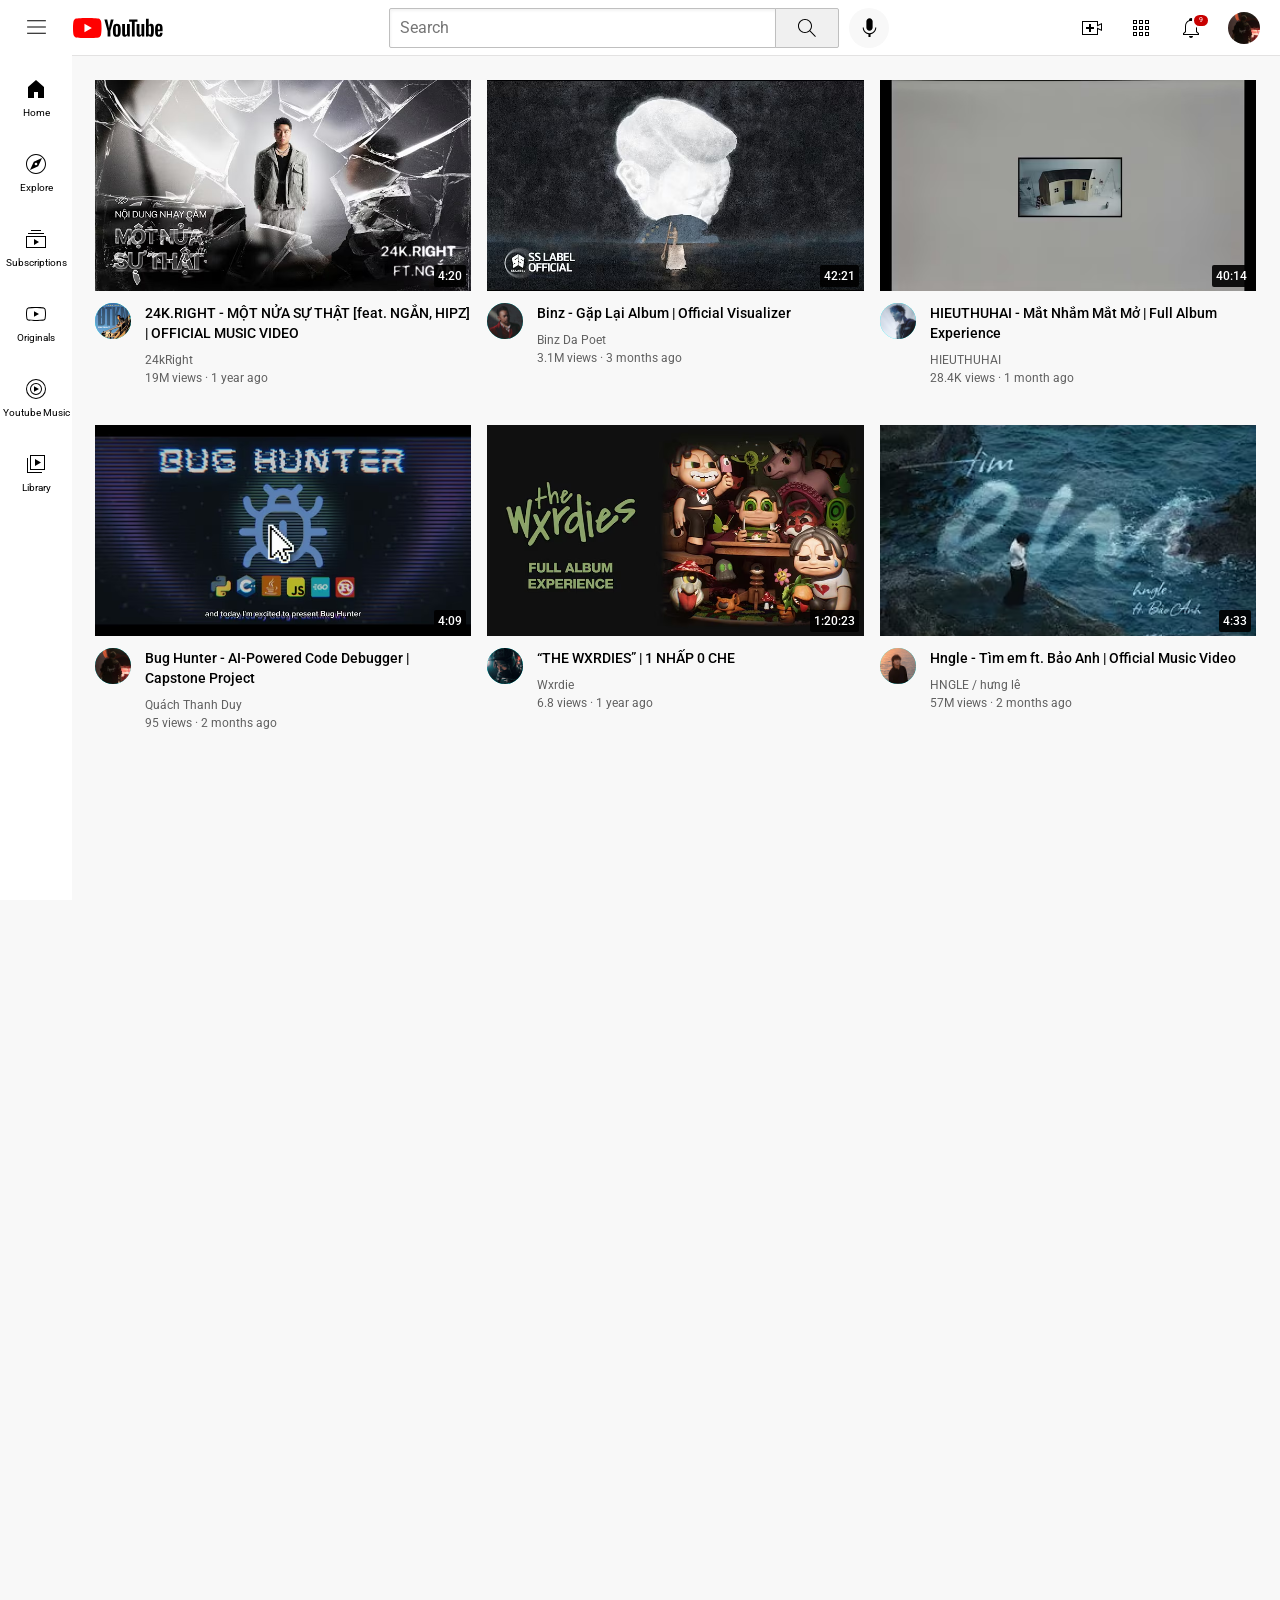
<file: youtube-clone/index.html>
<!DOCTYPE html>
<html>
    <head>
        <title>Youtube.com Clone</title>
        <link href="https://fonts.googleapis.com/css2?family=Roboto:ital,wght@0,100..900;1,100..900&display=swap" rel="stylesheet">
        <link href="styles/video.css" rel="stylesheet">
        <link href="styles/header.css" rel="stylesheet">
        <link href="styles/general.css" rel="stylesheet">
        <link href="styles/sidebar.css" rel="stylesheet">

    </head>

    <body>
        <div class="header"> 
            <div class="left-section"> 
                <img class="hamburger-menu" src="icons/menu.svg">
                <img class="youtube-logo" src="icons/youtube-logo.svg">
            </div>
            <div class="middle-section">
                <input class="search-bar" type="text" placeholder="Search">
                <button class="search-btn">
                    <img class="search-icon" src="icons/search.svg">
                    <div class="tooltip">Search</div>
                </button>
                <button class="voice-btn">
                    <img class="voice-icon"  src="icons/voice-search-icon.svg">
                    <div class="tooltip">Search with your voice</div>
                </button>
            </div>
            <div class="right-section">
                <div class="upload-icon-container">
                    <img class="upload-icon" src="icons/upload.svg">
                    <div class="tooltip">Create</div>
                </div>
                <div class="youtube-apps-icon-container">
                    <img class="youtube-apps-icon" src="icons/youtube-apps.svg">
                    <div class="tooltip">Youtube apps</div>   
                </div>
                <div class="notifications-icon-container">
                    <img class="notifications-icon" src="icons/notifications.svg">
                    <div class="notifications-count">9</div>
                    <div class="tooltip">Notifications</div>
                </div>
                <img class="my-channel" src="channel-pics/duyquach.jpg">

            </div>

        </div>
        
        <div class="side-bar">
            <div class="sidebar-link">
                <img src="icons/home.svg">
                <div>Home</div>
            </div>
            <div class="sidebar-link">
                <img src="icons/explore.svg">
                <div>Explore</div>
            </div>
            <div class="sidebar-link">
                <img src="icons/subscriptions.svg">
                <div>Subscriptions</div>
            </div>
            <div class="sidebar-link">
                <img src="icons/originals.svg">
                <div>Originals</div>
            </div>
            <div class="sidebar-link">
                <img src="icons/youtube-music.svg">
                <div>Youtube Music</div>
            </div>
            <div class="sidebar-link">
                <img src="icons/library.svg">
                <div>Library</div>
            </div>
        </div>

        <div class="video-grid">
            <div class="video-preview">
                <div class="thumbnail-row">
                    <a href="https://youtu.be/xnIIoan7ft8?si=sKYoCPN2ThzWOOlq">
                        <img class="thumbnail" src="thumbnails/thumbnail-1.jpeg">
                    </a>
                    <div class="video-time">4:20</div>
                </div>
                <div class="video-info-grid">
                    <div class="channel-pic">
                        <a href="https://www.youtube.com/channel/UCKMcwglSCCYardHgZHdDmiw">
                            <img class="profile-pic" src="channel-pics/24k.jpg">
                        </a>
                        <div class="channel-info">
                            <div>
                                <img class="profile-pic" src="channel-pics/24k.jpg">
                            </div>
                            <div>
                                <div class="channel-name">
                                    24kRight
                                </div>
                                <div class="channel-subcribers">
                                    189K subcribers
                                </div>
                            </div>
                            
                        </div>
                    </div>
                    <div class="video-info">
                        <a href="https://youtu.be/xnIIoan7ft8?si=sKYoCPN2ThzWOOlq">
                            <p class="video-title">
                                24K.RIGHT - MỘT NỬA SỰ THẬT [feat. NGẮN, HIPZ] | OFFICIAL MUSIC VIDEO
                            </p>
                        </a>
                        <a href="https://www.youtube.com/channel/UCKMcwglSCCYardHgZHdDmiw">
                            <p class="video-author">
                                24kRight
                            </p>
                        </a>
                        <div class="channel-info">
                            <div>
                                <img class="profile-pic" src="channel-pics/binz.jpg">
                            </div>
                            <div>
                                <div class="channel-name">
                                    Binz Da Poet
                                </div>
                                <div class="channel-subcribers">
                                    1.91M subcribers
                                </div>
                            </div>
                            
                        </div>
                        <p class="video-stats">
                            19M views &#183; 1 year ago
                        </p>
                    </div>
                </div>
            </div>

            <div class="video-preview">
                <div class="thumbnail-row">
                    <a href="https://youtu.be/xubKh9u0uDY?si=icDkhhdU70mWSC0N">
                        <img class="thumbnail" src="thumbnails/binz-thumbnail.avif">
                    </a> 
                    <div class="video-time">42:21</div>
                </div>
                <div class="video-info-grid">
                    <div class="channel-pic">
                        <a href="https://www.youtube.com/channel/UC0IpGYsi1KVorZ7QVCHfdag">
                            <img class="profile-pic" src="channel-pics/binz.jpg">
                        </a>
                        <div class="channel-info">
                            <div>
                                <img class="profile-pic" src="channel-pics/binz.jpg">
                            </div>
                            <div>
                                <div class="channel-name">
                                    Binz Da Poet
                                </div>
                                <div class="channel-subcribers">
                                    1.91M subcribers
                                </div>
                            </div>
                        </div>
                    </div>
                    <div class="video-info">
                        <a href="https://youtu.be/xubKh9u0uDY?si=icDkhhdU70mWSC0N">
                            <p class="video-title">
                                Binz - Gặp Lại Album | Official Visualizer 
                            </p>
                        </a>
                        <a href="https://www.youtube.com/channel/UC0IpGYsi1KVorZ7QVCHfdag">
                            <p class="video-author">
                                Binz Da Poet
                            </p>
                        </a>
                        <p class="video-stats">
                            3.1M views &#183; 3 months ago
                        </p>
                    </div>
                </div>
            </div>
            
            <div class="video-preview">
                <div class="thumbnail-row">
                    <a href="https://youtu.be/zBYUW6kDTAw?si=uxsSzAZlXhg-PpHL">
                        <img class="thumbnail" src="thumbnails/hth.avif">
                    </a>
                    <div class="video-time">40:14</div>
                </div>
                <div class="video-info-grid">
                    <div class="channel-pic">
                        <a href="https://www.youtube.com/channel/UCe8b9jSSD-bNabF4hkNN5PQ">
                            <img class="profile-pic" src="channel-pics/hth.jpg">
                        </a>
                        <div class="channel-info">
                            <div>
                                <img class="profile-pic" src="channel-pics/hth.jpg">
                            </div>
                            <div>
                                <div class="channel-name">
                                    HIEUTHUHAI
                                </div>
                                <div class="channel-subcribers">
                                    1.42M subcribers
                                </div>
                            </div>
                        </div>
                    </div>
                    <div class="video-info">
                        <a href="https://youtu.be/zBYUW6kDTAw?si=uxsSzAZlXhg-PpHL">
                            <p class="video-title">
                                HIEUTHUHAI - Mắt Nhắm Mắt Mở | Full Album Experience
                            </p>
                        </a>
                        <a href="https://www.youtube.com/channel/UCe8b9jSSD-bNabF4hkNN5PQ">
                            <p class="video-author">
                                HIEUTHUHAI
                            </p>
                        </a>
                        <p class="video-stats">
                            28.4K views &#183; 1 month ago
                        </p>
                    </div>
                </div>
            </div>

            <div class="video-preview">
                <div class="thumbnail-row">
                    <a href="https://youtu.be/hKzLnQa18-Q?si=DA8YGGoqxpWKhvY6">
                        <img class="thumbnail" src="thumbnails/bughunter.avif">
                    </a>
                    <div class="video-time">4:09</div>
                </div>
                <div class="video-info-grid">
                    <div class="channel-pic">
                        <a href="https://www.youtube.com/@08-quachthanhduy30">
                            <img class="profile-pic" src="channel-pics/duyquach.jpg">
                        </a>
                        <div class="channel-info">
                            <div>
                                <img class="profile-pic" src="channel-pics/duyquach.jpg">
                            </div>
                            <div>
                                <div class="channel-name">
                                    Quách Thanh Duy
                                </div>
                                <div class="channel-subcribers">
                                    5 subcribers
                                </div>
                            </div>
                        </div>
                    </div>
                    <div class="video-info">
                        <a href="https://youtu.be/hKzLnQa18-Q?si=DA8YGGoqxpWKhvY6">
                            <p class="video-title">
                                Bug Hunter - AI-Powered Code Debugger | Capstone Project
                            </p>
                        </a>
                        <a href="https://www.youtube.com/@08-quachthanhduy30">
                            <p class="video-author">
                                Quách Thanh Duy
                            </p>
                        </a>
                        <p class="video-stats">
                            95 views &#183; 2 months ago
                        </p>
                    </div>
                </div>
            </div>

            <div class="video-preview">
                <div class="thumbnail-row">
                    <a href="https://youtu.be/eW4AM1539-g?si=_lhxVIBlkzF_ppIJ">
                        <img class="thumbnail" src="thumbnails/wxrdie.avif">
                    </a>
                    <div class="video-time">1:20:23</div>
                </div>
                <div class="video-info-grid">
                    <div class="channel-pic">
                        <a href="https://www.youtube.com/channel/UCAhfSPCb_HzvHSI54YCZ6GA">
                            <img class="profile-pic" src="channel-pics/wxrdie.jpg">
                        </a>
                        <div class="channel-info">
                            <div>
                                <img class="profile-pic" src="channel-pics/wxrdie.jpg">
                            </div>
                            <div>
                                <div class="channel-name">
                                    Wxrdie
                                </div>
                                <div class="channel-subcribers">
                                    3.39K subcribers
                                </div>
                            </div>
                        </div>
                    </div>
                    <div class="video-info">
                        <a href="https://youtu.be/eW4AM1539-g?si=_lhxVIBlkzF_ppIJ">
                            <p class="video-title">                        
                                “THE WXRDIES” | 1 NHẤP 0 CHE
                            </p>
                        </a>
                        <a href="https://www.youtube.com/channel/UCAhfSPCb_HzvHSI54YCZ6GA">
                            <p class="video-author">
                                Wxrdie
                            </p>
                        </a>
                        <p class="video-stats">
                            6.8 views &#183; 1 year ago
                        </p>
                    </div>
                </div>
            </div>

            <div class="video-preview">
                <div class="thumbnail-row">
                    <a href="https://youtu.be/gJAbDSse5WM?si=MsaddFGcVZ45rvFx">
                        <img class="thumbnail" src="thumbnails/timem.avif">
                    </a>
                    <div class="video-time">4:33</div>
                </div>
                <div class="video-info-grid">
                    <div class="channel-pic">
                        <a href="https://www.youtube.com/channel/UCo8FtF_AhCOZ0feQOt6_NQQ">
                            <img class="profile-pic" src="channel-pics/hngle.jpg">
                        </a>
                        <div class="channel-info">
                            <div>
                                <img class="profile-pic" src="channel-pics/hngle.jpg">
                            </div>
                            <div>
                                <div class="channel-name">
                                    HNGLE / hưng lê
                                </div>
                                <div class="channel-subcribers">
                                    1.34K subcribers
                                </div>
                            </div>
                        </div>
                    </div>
                    
                    <div class="video-info">
                        <a href="https://youtu.be/gJAbDSse5WM?si=MsaddFGcVZ45rvFx">
                            <p class="video-title">
                                Hngle - Tìm em ft. Bảo Anh | Official Music Video 
                            </p>
                        </a>
                        <a href="https://www.youtube.com/channel/UCo8FtF_AhCOZ0feQOt6_NQQ">
                            <p class="video-author">
                                HNGLE / hưng lê
                            </p>
                        </a>
                        <p class="video-stats">
                            57M views &#183; 2 months ago
                        </p>
                    </div>
                </div>
            </div>
        </div>
    </body>
</html>
</file>
<file: youtube-clone/styles/video.css>
.thumbnail{
  width: 100%; 
}
.video-title{
  margin-top:0;
  font-size:14px;
  font-weight: 500;
  line-height: 20px; 
  margin-bottom: 10px;
  color: black;
}
.video-info-grid{
  display: grid;
  grid-template-columns: 50px 1fr;
}
.profile-pic{
  width: 36px;
  border-radius: 35px;
}
.thumbnail-row{
  margin-bottom: 8px;
  position:relative;
}
.video-author, .video-stats{
  font-size: 12px;
  color:rgb(96,96,96);
}
.video-author{
  margin-bottom:4px;
}
.video-grid{
  display: grid;
  grid-template-columns: 1fr 1fr 1fr;
  column-gap: 16px;
  row-gap: 40px;
}    
.video-time{ 
  background-color: rgba(0,0,0,0.9);
  color:white;
  position:absolute;
  bottom:8px;
  right:5px;
  font-family: Roboto, Arial;
  font-size:12px;
  font-weight: 500;
  padding: 4px 4px 4px 4px;
  border-radius: 2px;
}        
.video-author,
.video-title,
.thumbnail,
.profile-pic{
  cursor: pointer;
}
.channel-pic{
  position:relative;
  background-color: aqua;
  height:36px;
  width: 36px;
  border-radius: 18px;
  transition: opacity 0.15s;
}
.channel-info{
  background-color: white;;
  position:absolute;
  padding:12px 30px 12px 12px;
  bottom:-100px;
  z-index: 50;
  display: flex;
  align-items: center;
  width: 260px;
  border-radius: 10px;
  box-shadow: 0px 0px 9.5px rgba(0,0,0,0.2);
  opacity: 0;
  pointer-events: none;
}
.channel-info .profile-pic{
  width: 60px;
  margin-right: 15px;
}
.channel-info .channel-name{
  font-family: Roboto, Arial;
  font-weight: 600;
  font-size: 20px;
}
.channel-info .channel-subcribers{
  font-family: Roboto, Arial;
  font-size: 15px;
  color:rgb(168, 164, 164);
}
.channel-pic:hover .channel-info{
  opacity: 1;
}
</file>
<file: youtube-clone/styles/header.css>
.header{
  height:55px;
  display: flex;
  flex-direction: row;
  justify-content: space-between;
  position: fixed;
  top:0;
  left:0;
  right:0;
  background-color: white;
  border-bottom: 1px solid rgb(227, 226, 226);
  z-index: 100;
}
.left-section{
  align-items: center;
  display: flex;
}
.hamburger-menu{
  height:25px;
  margin-left:24px;
  margin-right:24px;
  cursor: pointer;
}
.youtube-logo{
  height:20px;
  cursor: pointer;
}
.middle-section{
  flex:1;
  margin-left: 70px;
  margin-right: 35px;
  max-width: 500px;
  align-items: center;
  display: flex;
}
.search-bar{
  flex:1;
  height: 36px;
  padding-left:10px;
  font-size: 16px;
  border: 1px solid rgb(191, 191, 191);
  border-radius: 2px;
  border-top-right-radius: 0px;
  border-bottom-right-radius: 0px;
  box-shadow: inset 1px 2px 3px rgba(0,0,0,0.05);
  width:0;
}
.search-bar::placeholder{
  font-family: Roboto,Arial;
  font-size: 16px;
}
.search-btn{
  height: 40px;
  width:64px;
  background-color: rgb(240,240,240);
  border: 1px solid rgb(191, 191, 191);
  margin-right: 10px;
  border-top-right-radius: 2px;
  border-bottom-right-radius: 2px;
  margin-left: -1px;
}
.search-btn, 
.voice-btn,
.upload-icon-container,
.youtube-apps-icon-container,
.notifications-icon-container{
  position: relative;
  display: flex;
  justify-content: center;
  align-items: center;
  cursor: pointer;
}
.search-btn .tooltip,
.voice-btn .tooltip,
.upload-icon-container .tooltip,
.youtube-apps-icon-container .tooltip,
.notifications-icon-container .tooltip{
  position:absolute;
  background-color: rgba(129, 126, 126, 0.9);
  color:white;
  padding:6px 8px;
  border-radius: 2px;
  font-size: 12px;
  bottom:-48px;
  opacity:0;
  transition: opacity 0.15s;
  pointer-events: none;
  white-space: nowrap;

}
.search-btn:hover .tooltip,
.voice-btn:hover .tooltip,
.upload-icon-container:hover .tooltip,
.youtube-apps-icon-container:hover .tooltip,
.notifications-icon-container:hover .tooltip{
  opacity:1;
}
.voice-btn{
  height: 40px;
  width:40px;
  border-radius: 20px;
  border:none;
  background-color: rgb(248, 248, 248);
}
.right-section{
  width: 180px;
  display: flex;
  align-items: center;
  justify-content: space-between;
  margin-right: 20px;
  flex-shrink: 0;
}
.search-icon{
  height: 24px;
}
.voice-icon{
  height: 25px;
}
.upload-icon{
  height:24px;
}
.youtube-apps-icon{
  height:24px;
}
.notifications-icon-container{
  position:relative;
}
.notifications-icon{
  height:24px;
}
.notifications-count{
  position: absolute;
  top: -3px;
  right:-7px;
  background-color: rgb(200,0,0);
  color:white;
  border-radius: 10px;
  font-family: Roboto, Arial;
  font-size: 7px;
  padding: 1.5px 5px;
  border: 2px solid white;
}
.my-channel{
  height:32px;
  border-radius: 16px;
  
}
</file>
<file: youtube-clone/styles/general.css>
p{
  font-family: Roboto, Arial;
  margin-top: 0;
  margin-bottom: 0;
}
body{
  margin:0;
  padding-top:80px;
  padding-left: 95px;
  padding-bottom: 3000px;
  padding-right: 24px;
  background-color: rgb(248, 248, 248);
}
a{
  text-decoration: none;
}
a:visited{
  text-decoration: none;
  color:black;
}
</file>
<file: youtube-clone/styles/sidebar.css>
.side-bar{
  position:fixed;
  left:0;
  bottom:0;
  top:55px;
  background-color: white;
  width:72px;
  z-index:200;
  padding-top:5px;
}
.sidebar-link{
  background-color: white;
  height: 75px;
  display: flex;
  flex-direction: column;
  align-items: center;
  justify-content: center;
  cursor: pointer;
}
.sidebar-link:hover{
  background-color: rgb(228, 228, 228);
}
.sidebar-link img{
  height: 24px;
  margin-bottom: 6px;
}
.sidebar-link div{
  font-family: Roboto, Arial;
  font-size:10px;
}
</file>
